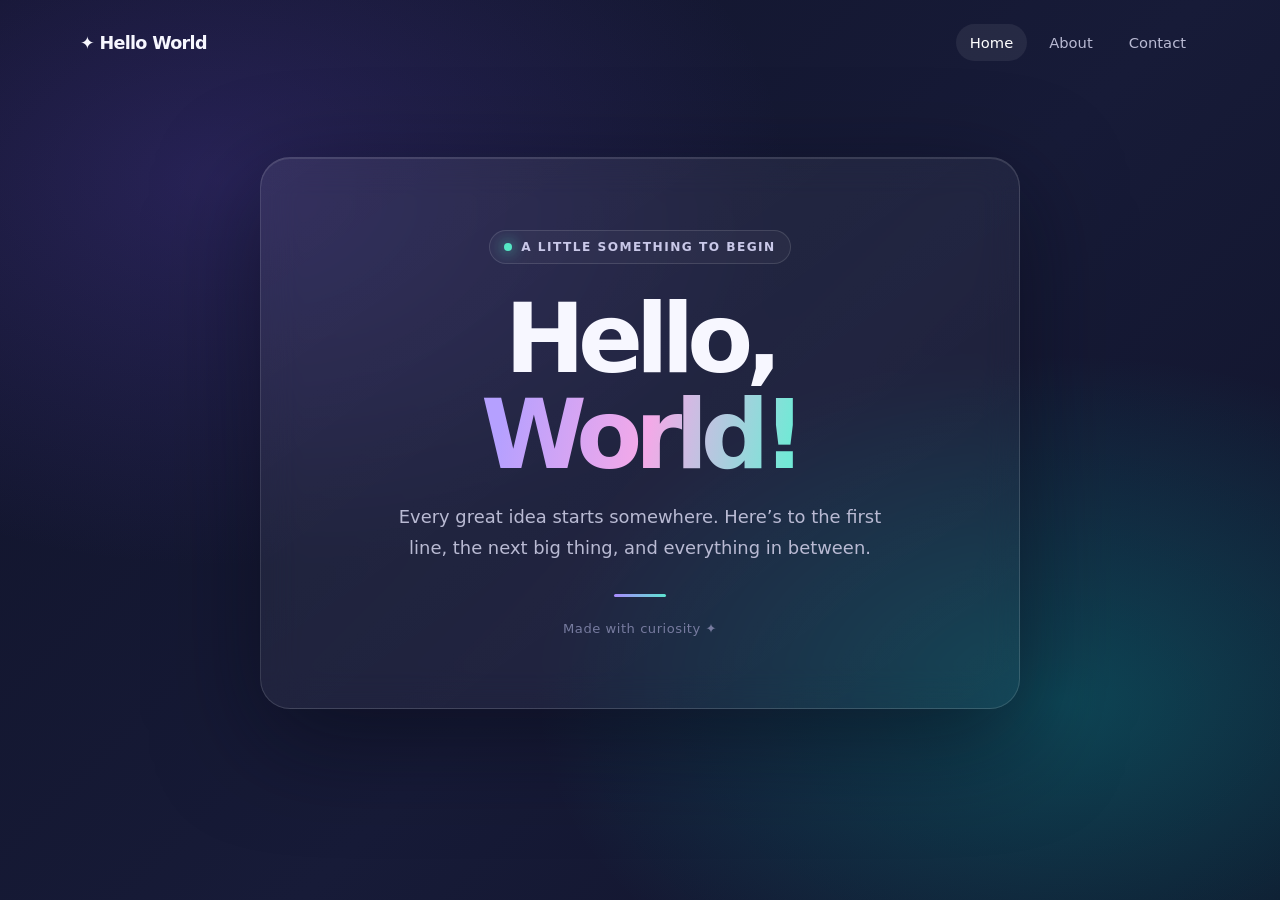
<file: index.html>
<!DOCTYPE html>
<html lang="en">
<head>
  <meta charset="UTF-8" />
  <meta name="viewport" content="width=device-width, initial-scale=1" />
  <meta name="theme-color" content="#101329" />
  <title>Hello, World!</title>
  <link rel="stylesheet" href="styles.css" />
</head>
<body>
  <div class="glow one" aria-hidden="true"></div><div class="glow two" aria-hidden="true"></div>
  <header><a class="brand" href="index.html">✦ Hello World</a><nav aria-label="Main navigation"><a href="index.html" aria-current="page">Home</a><a href="about.html">About</a><a href="contact.html">Contact</a></nav></header>
  <main>
    <div class="badge"><span class="dot" aria-hidden="true"></span> A little something to begin</div>
    <h1>Hello,<br /><span>World!</span></h1>
    <p>Every great idea starts somewhere. Here’s to the first line, the next big thing, and everything in between.</p>
    <div class="rule" aria-hidden="true"></div><div class="footer">Made with curiosity ✦</div>
  </main>
</body>
</html>
</file>
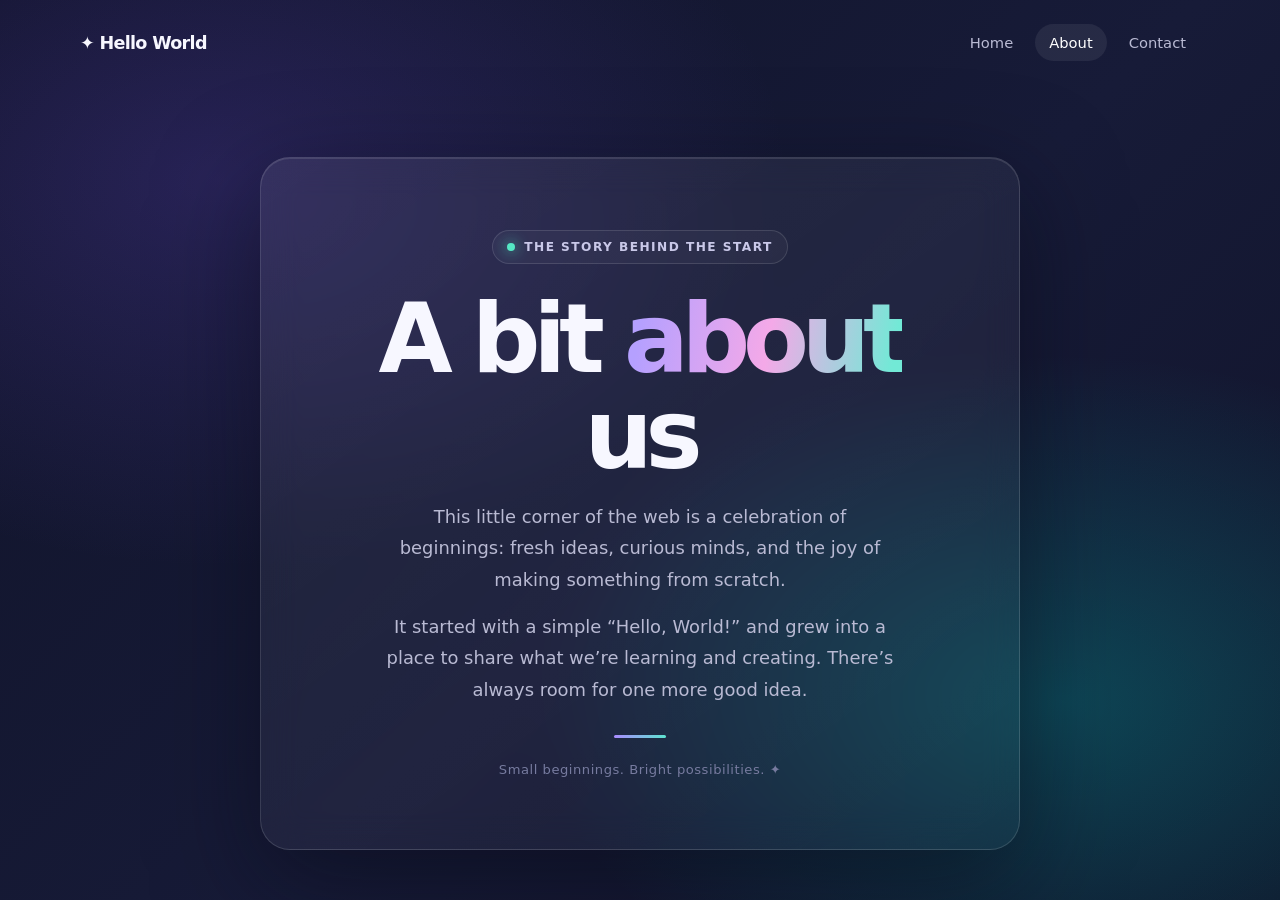
<file: about.html>
<!DOCTYPE html>
<html lang="en">
<head>
  <meta charset="UTF-8" />
  <meta name="viewport" content="width=device-width, initial-scale=1" />
  <meta name="theme-color" content="#101329" />
  <title>About — Hello World</title>
  <link rel="stylesheet" href="styles.css" />
</head>
<body>
  <div class="glow one" aria-hidden="true"></div><div class="glow two" aria-hidden="true"></div>
  <header><a class="brand" href="index.html">✦ Hello World</a><nav aria-label="Main navigation"><a href="index.html">Home</a><a href="about.html" aria-current="page">About</a><a href="contact.html">Contact</a></nav></header>
  <main>
    <div class="badge"><span class="dot" aria-hidden="true"></span> The story behind the start</div>
    <h1>A bit <span>about</span> us</h1>
    <p>This little corner of the web is a celebration of beginnings: fresh ideas, curious minds, and the joy of making something from scratch.</p>
    <p>It started with a simple “Hello, World!” and grew into a place to share what we’re learning and creating. There’s always room for one more good idea.</p>
    <div class="rule" aria-hidden="true"></div><div class="footer">Small beginnings. Bright possibilities. ✦</div>
  </main>
</body>
</html>
</file>
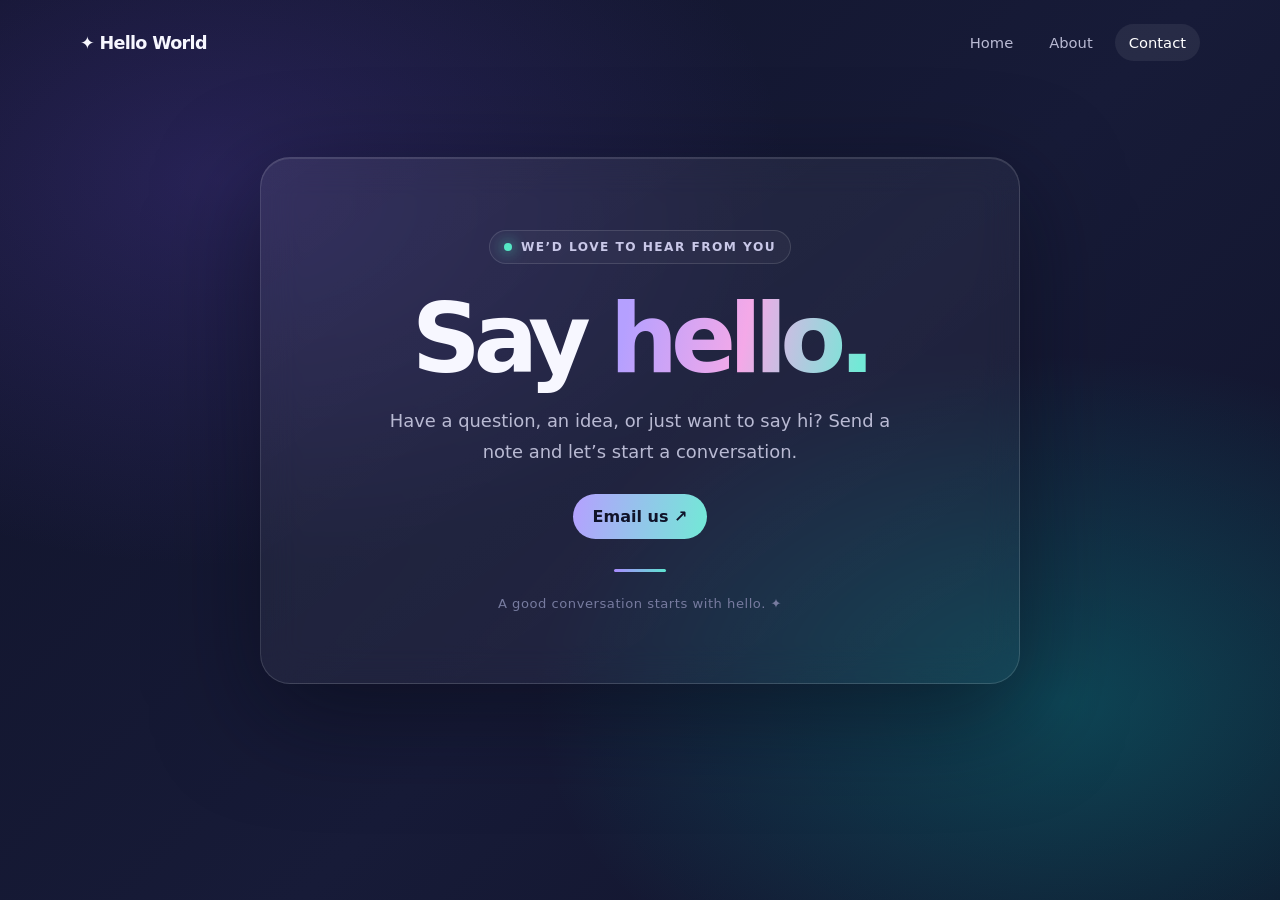
<file: contact.html>
<!DOCTYPE html>
<html lang="en">
<head>
  <meta charset="UTF-8" />
  <meta name="viewport" content="width=device-width, initial-scale=1" />
  <meta name="theme-color" content="#101329" />
  <title>Contact Mike</title>
  <link rel="stylesheet" href="styles.css" />
</head>
<body>
  <div class="glow one" aria-hidden="true"></div><div class="glow two" aria-hidden="true"></div>
  <header><a class="brand" href="index.html">✦ Hello World</a><nav aria-label="Main navigation"><a href="index.html">Home</a><a href="about.html">About</a><a href="contact.html" aria-current="page">Contact</a></nav></header>
  <main>
    <div class="badge"><span class="dot" aria-hidden="true"></span> We’d love to hear from you</div>
    <h1>Say <span>hello.</span></h1>
    <p>Have a question, an idea, or just want to say hi? Send a note and let’s start a conversation.</p>
    <a class="contact-link" href="mailto:hello@example.com">Email us <span aria-hidden="true">&nbsp;↗</span></a>
    <div class="rule" aria-hidden="true"></div><div class="footer">A good conversation starts with hello. ✦</div>
  </main>
</body>
</html>
</file>
<file: styles.css>
:root { color-scheme: dark; font-family: Inter, ui-sans-serif, system-ui, -apple-system, BlinkMacSystemFont, "Segoe UI", sans-serif; color: #f7f7ff; background: #101329; }
* { box-sizing: border-box; }
body { min-height: 100vh; margin: 0; background: radial-gradient(ellipse at 17% 20%, #6448c844 0, transparent 38%), radial-gradient(ellipse at 83% 78%, #00c9c044 0, transparent 35%), linear-gradient(135deg,#101329,#171b38 55%,#101329); }
.glow { position: fixed; z-index: -1; width: 32rem; height: 32rem; border-radius: 50%; filter: blur(90px); opacity: .22; pointer-events: none; animation: drift 12s ease-in-out infinite alternate; }
.glow.one { top: -15rem; left: -10rem; background: #a37bff; }
.glow.two { right: -13rem; bottom: -18rem; background: #35e7d2; animation-delay: -5s; }
header { width: min(1120px, calc(100% - 40px)); margin: auto; padding: 24px 0; display: flex; justify-content: space-between; align-items: center; gap: 24px; }
.brand { color: #f7f7ff; text-decoration: none; font-weight: 750; letter-spacing: -.04em; font-size: 1.1rem; }
nav { display: flex; gap: 8px; }
nav a { color: #b9bad3; text-decoration: none; padding: 10px 14px; border-radius: 999px; font-size: .92rem; transition: color .2s, background .2s; }
nav a:hover, nav a[aria-current="page"] { color: #fff; background: #ffffff12; }
main { position: relative; width: min(760px, calc(100% - 36px)); margin: clamp(32px, 8vh, 90px) auto 70px; padding: clamp(34px, 7vw, 72px); text-align: center; border: 1px solid #ffffff22; border-radius: 30px; background: linear-gradient(145deg, #ffffff12, #ffffff06); box-shadow: 0 30px 100px #05071380, inset 0 1px #ffffff1c; backdrop-filter: blur(18px); animation: rise .75s cubic-bezier(.2,.8,.2,1) both; }
.badge { display: inline-flex; align-items: center; gap: 9px; padding: 9px 14px; border: 1px solid #ffffff20; border-radius: 999px; color: #c9c8e8; background: #ffffff09; font-size: .76rem; font-weight: 650; letter-spacing: .12em; text-transform: uppercase; }
.dot { width: 8px; height: 8px; border-radius: 50%; background: #55e7c4; box-shadow: 0 0 14px #55e7c4; }
h1 { margin: 27px 0 18px; font-size: clamp(3rem, 9vw, 6rem); line-height: 1; letter-spacing: -.075em; font-weight: 780; }
h1 span { color: transparent; background: linear-gradient(100deg,#b5a0ff 8%,#f4a9e8 52%,#72e9d6 95%); background-clip: text; -webkit-background-clip: text; }
p { max-width: 520px; margin: 0 auto 16px; color: #b9bad3; font-size: clamp(1rem, 2.6vw, 1.12rem); line-height: 1.75; }
.rule { width: 52px; height: 3px; margin: 30px auto 24px; border-radius: 9px; background: linear-gradient(90deg,#a98bff,#5de4d0); }
.footer { color: #777b9f; font-size: .82rem; letter-spacing: .04em; }
.contact-link { display: inline-flex; margin-top: 10px; padding: 13px 20px; border-radius: 999px; color: #101329; text-decoration: none; font-weight: 700; background: linear-gradient(100deg,#b5a0ff,#72e9d6); transition: transform .2s, box-shadow .2s; }
.contact-link:hover { transform: translateY(-2px); box-shadow: 0 10px 30px #72e9d633; }
@keyframes rise { from { opacity: 0; transform: translateY(18px) scale(.985); } to { opacity: 1; transform: translateY(0) scale(1); } }
@keyframes drift { to { transform: translate(45px, 35px) scale(1.12); } }
@media (max-width: 520px) { header { width: calc(100% - 28px); padding: 18px 0; align-items: flex-start; flex-direction: column; gap: 12px; } nav { width: 100%; } nav a { padding: 9px 12px; } main { margin-top: 28px; } }
@media (prefers-reduced-motion: reduce) { *, *::before, *::after { animation-duration: .01ms !important; animation-iteration-count: 1 !important; scroll-behavior: auto !important; transition-duration: .01ms !important; } }
</file>
